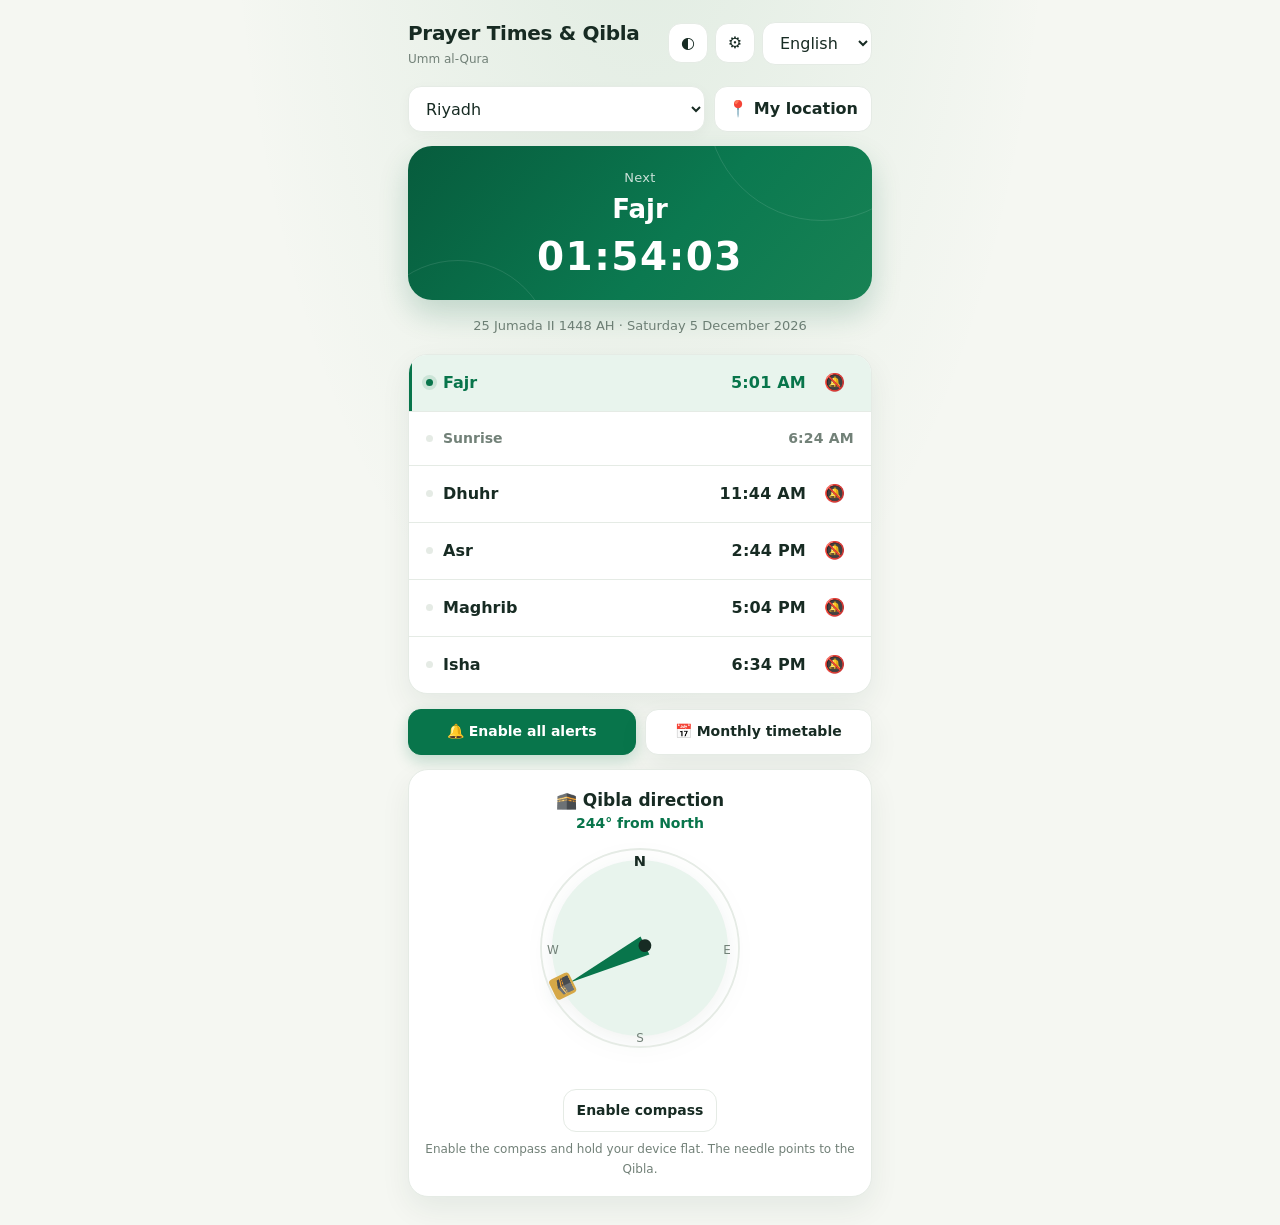
<file: app/src/main/assets/index.html>
<!DOCTYPE html>
<html lang="ar" dir="rtl">
<head>
<meta charset="utf-8">
<meta name="viewport" content="width=device-width, initial-scale=1, viewport-fit=cover">
<meta http-equiv="Content-Security-Policy" content="default-src 'none'; script-src 'self'; style-src 'self'; img-src 'self' data:; media-src 'self'; connect-src 'none'; object-src 'none'; base-uri 'none'; form-action 'none'">
<meta name="color-scheme" content="light dark">
<meta name="theme-color" id="themeColor" content="#f5f7f2">
<title>مواقيت الصلاة والقبلة · Prayer Times &amp; Qibla</title>
<link rel="stylesheet" href="style.css">
</head>
<body>
<main>
  <header class="topbar">
    <div class="brand">
      <h1 id="title"></h1>
      <p class="subtitle" id="subtitle"></p>
    </div>
    <div class="tools">
      <button id="themeBtn" class="icon-btn" type="button">◐</button>
      <button id="settingsBtn" class="icon-btn" type="button">⚙</button>
      <select id="langSelect"></select>
    </div>
  </header>

  <div class="row location-row">
    <select id="citySelect"></select>
    <button id="gpsBtn" type="button"></button>
  </div>

  <section class="hero">
    <small id="nextLabel"></small>
    <div class="hero-name" id="nextName"></div>
    <div class="hero-countdown" id="countdown" role="timer">--:--:--</div>
  </section>

  <div class="dates" id="dates"></div>

  <section class="perm card" id="permCard" hidden>
    <div class="perm-head">
      <strong id="permTitle"></strong>
    </div>
    <div class="perm-row" id="permNotifRow">
      <span id="permNotifLabel"></span>
      <span class="perm-state" id="permNotifState"></span>
      <button class="mini" id="permNotifBtn" type="button"></button>
    </div>
    <div class="perm-row" id="permExactRow">
      <span id="permExactLabel"></span>
      <span class="perm-state" id="permExactState"></span>
      <button class="mini" id="permExactBtn" type="button"></button>
    </div>
    <div class="perm-row" id="permBatteryRow">
      <span id="permBatteryLabel"></span>
      <span class="perm-state" id="permBatteryState"></span>
      <button class="mini" id="permBatteryBtn" type="button"></button>
    </div>
  </section>

  <section class="list" id="prayerList" aria-label="Prayer times"></section>

  <div class="row actions-row">
    <button id="alertBtn" type="button"></button>
    <button id="monthBtn" type="button"></button>
  </div>

  <section class="month card" id="month" hidden>
    <div class="month-head">
      <button class="icon-btn" id="monthPrev" type="button">‹</button>
      <div class="month-label" id="monthLabel"></div>
      <button class="icon-btn" id="monthNext" type="button">›</button>
    </div>
    <div class="month-scroll">
      <table id="monthTable"></table>
    </div>
  </section>

  <section class="qibla card">
    <h2 id="qiblaTitle"></h2>
    <div class="deg" id="qiblaDeg"></div>
    <svg viewBox="0 0 240 240" role="img" id="qiblaSvg">
      <g id="dial">
        <circle cx="120" cy="120" r="108" fill="none" stroke="var(--line)" stroke-width="2"/>
        <circle cx="120" cy="120" r="96" fill="var(--accent2)" stroke="none"/>
        <text x="120" y="30" text-anchor="middle" font-size="16" font-weight="700" fill="var(--text)">N</text>
        <text x="215" y="126" text-anchor="middle" font-size="13" fill="var(--muted)">E</text>
        <text x="120" y="222" text-anchor="middle" font-size="13" fill="var(--muted)">S</text>
        <text x="25" y="126" text-anchor="middle" font-size="13" fill="var(--muted)">W</text>
      </g>
      <g id="needle">
        <polygon points="120,34 109,126 131,126" fill="var(--accent)"/>
        <rect x="108" y="14" width="24" height="24" rx="4" fill="var(--gold)"/>
        <text x="120" y="32" text-anchor="middle" font-size="16" fill="#fff">🕋</text>
        <circle cx="120" cy="126" r="7" fill="var(--text)"/>
      </g>
    </svg>
    <div class="compass-meta" id="compassState"></div>
    <button id="compassBtn" type="button"></button>
    <p class="note" id="qiblaNote"></p>
  </section>
</main>

<div class="sheet" id="settingsSheet" hidden>
  <div class="sheet-backdrop" id="settingsBackdrop"></div>
  <section class="sheet-card" role="dialog" aria-modal="true" aria-labelledby="settingsTitle">
    <div class="sheet-head">
      <h2 id="settingsTitle"></h2>
      <button class="icon-btn" id="settingsClose" type="button">✕</button>
    </div>
    <label class="field">
      <span id="methodLabel"></span>
      <select id="methodSelect"></select>
    </label>
    <label class="field">
      <span id="asrLabel"></span>
      <select id="asrSelect"></select>
    </label>
    <label class="field">
      <span id="highLatLabel"></span>
      <select id="highLatSelect"></select>
    </label>
    <label class="field">
      <span id="timeFormatLabel"></span>
      <select id="timeFormatSelect"></select>
    </label>
    <p class="note" id="settingsNote"></p>
  </section>
</div>

<div class="toast" id="toast" role="status" aria-live="polite" hidden></div>

<script src="app.js"></script>
</body>
</html>
</file>
<file: app/src/main/assets/style.css>
:root {
  --bg: #f5f7f2;
  --card: #ffffff;
  --text: #172b23;
  --muted: #728178;
  --accent: #08754b;
  --accent-strong: #075c3d;
  --accent2: #e8f4ed;
  --line: #e5ebe5;
  --gold: #d6a847;
  --shadow: 0 12px 30px rgba(21, 52, 37, .07);
  --danger: #a8462f;
  color-scheme: light;
  box-sizing: border-box;
}

@media (prefers-color-scheme: dark) {
  :root:not([data-theme="light"]) {
    --bg: #0c1511;
    --card: #15221b;
    --text: #edf4ee;
    --muted: #9aaca0;
    --accent: #5ad19a;
    --accent-strong: #2f9568;
    --accent2: #1d3528;
    --line: #2a3a30;
    --gold: #e4bd69;
    --shadow: 0 14px 36px rgba(0, 0, 0, .2);
    --danger: #f0997f;
    color-scheme: dark;
  }
}

:root[data-theme="dark"] {
  --bg: #0c1511;
  --card: #15221b;
  --text: #edf4ee;
  --muted: #9aaca0;
  --accent: #5ad19a;
  --accent-strong: #2f9568;
  --accent2: #1d3528;
  --line: #2a3a30;
  --gold: #e4bd69;
  --shadow: 0 14px 36px rgba(0, 0, 0, .2);
  --danger: #f0997f;
  color-scheme: dark;
}

:root[data-theme="light"] {
  color-scheme: light;
}

*,
*::before,
*::after {
  box-sizing: border-box;
}

html {
  -webkit-text-size-adjust: 100%;
}

body {
  margin: 0;
  min-height: 100vh;
  min-height: 100dvh;
  background:
    radial-gradient(ellipse at 50% -18%, rgba(73, 155, 106, .13), transparent 46%),
    var(--bg);
  color: var(--text);
  font-family: "Segoe UI", Tahoma, "Noto Naskh Arabic", "Geeza Pro", system-ui, sans-serif;
  line-height: 1.5;
  overflow-x: hidden;
}

body.sheet-open {
  overflow: hidden;
}

main {
  max-width: 500px;
  margin: 0 auto;
  padding: 18px 18px 28px;
}

h1,
h2,
p {
  margin: 0;
}

.topbar {
  display: flex;
  justify-content: space-between;
  align-items: center;
  gap: 12px;
  margin-bottom: 18px;
}

.brand {
  min-width: 0;
}

.brand h1 {
  font-size: 20px;
  letter-spacing: -.3px;
  font-weight: 750;
}

.subtitle {
  font-size: 12px;
  color: var(--muted);
  margin-top: 2px;
  overflow: hidden;
  text-overflow: ellipsis;
  white-space: nowrap;
}

.tools {
  display: flex;
  gap: 7px;
  align-items: center;
  flex: 0 0 auto;
}

.tools select {
  max-width: 110px;
}

button,
select {
  font: inherit;
  color: var(--text);
  background: var(--card);
  border: 1px solid var(--line);
  border-radius: 13px;
  padding: 10px 13px;
  transition: transform .16s ease, border-color .16s ease, background .16s ease;
}

button {
  cursor: pointer;
  -webkit-tap-highlight-color: transparent;
}

button:active {
  transform: scale(.97);
}

button:disabled {
  opacity: .55;
  cursor: default;
}

button:focus-visible,
select:focus-visible {
  outline: 3px solid rgba(8, 117, 75, .32);
  outline-offset: 2px;
}

.icon-btn {
  width: 40px;
  height: 40px;
  padding: 0;
  border-radius: 13px;
  font-size: 16px;
  display: inline-flex;
  align-items: center;
  justify-content: center;
  flex: 0 0 auto;
}

.row {
  display: flex;
  gap: 9px;
  margin-bottom: 14px;
}

.row select {
  flex: 1;
  min-width: 0;
  box-shadow: 0 4px 14px rgba(20, 50, 35, .035);
}

.location-row #gpsBtn {
  white-space: nowrap;
  font-weight: 650;
}

.hero {
  position: relative;
  overflow: hidden;
  background: linear-gradient(132deg, var(--accent-strong) 0%, #0b7950 58%, #188254 100%);
  color: #fff;
  border-radius: 24px;
  padding: 22px 20px 20px;
  text-align: center;
  margin-bottom: 12px;
  box-shadow: 0 14px 30px rgba(8, 102, 65, .2);
}

.hero::before,
.hero::after {
  content: "";
  position: absolute;
  border: 1px solid rgba(255, 255, 255, .11);
  border-radius: 50%;
  pointer-events: none;
}

.hero::before {
  width: 230px;
  height: 230px;
  top: -155px;
  inset-inline-end: -65px;
}

.hero::after {
  width: 190px;
  height: 190px;
  bottom: -150px;
  inset-inline-start: -45px;
}

.hero small {
  position: relative;
  display: block;
  opacity: .78;
  font-size: 13px;
  letter-spacing: .3px;
}

.hero-name {
  position: relative;
  font-size: 26px;
  font-weight: 700;
  margin-top: 2px;
}

.hero-countdown {
  position: relative;
  font-size: 39px;
  line-height: 1.2;
  font-weight: 750;
  font-variant-numeric: tabular-nums;
  letter-spacing: 1.5px;
  margin-top: 5px;
}

.dates {
  text-align: center;
  color: var(--muted);
  font-size: 13px;
  margin: 0 auto 14px;
  padding: 4px 10px;
  width: fit-content;
  max-width: 100%;
  border-radius: 30px;
}

.card {
  background: var(--card);
  border: 1px solid var(--line);
  box-shadow: var(--shadow);
}

.perm {
  border-radius: 17px;
  padding: 12px 14px 6px;
  margin-bottom: 14px;
}

.perm-head {
  font-size: 13px;
  color: var(--danger);
  padding-bottom: 6px;
}

.perm-row {
  display: grid;
  grid-template-columns: minmax(0, 1fr) auto auto;
  align-items: center;
  gap: 10px;
  min-height: 38px;
  border-top: 1px solid var(--line);
  font-size: 13px;
}

.perm-row:first-of-type {
  border-top: 0;
}

.perm-state {
  font-size: 12px;
  font-weight: 650;
  color: var(--danger);
  white-space: nowrap;
}

.perm-row.ok .perm-state {
  color: var(--accent);
}

.perm-row.ok .mini {
  display: none;
}

.mini {
  padding: 5px 9px;
  border-radius: 9px;
  font-size: 12px;
  font-weight: 650;
  min-height: 30px;
}

.list {
  background: var(--card);
  border: 1px solid var(--line);
  border-radius: 19px;
  overflow: hidden;
  margin-bottom: 15px;
  box-shadow: var(--shadow);
}

.p {
  position: relative;
  display: grid;
  grid-template-columns: minmax(0, 1fr) auto 40px;
  align-items: center;
  gap: 8px;
  min-height: 54px;
  padding: 11px 17px;
  border-bottom: 1px solid var(--line);
  font-size: 16px;
  transition: background .18s ease, color .18s ease;
}

.p:last-child {
  border-bottom: 0;
}

.p.no-alert {
  grid-template-columns: minmax(0, 1fr) auto;
}

.p-name {
  display: flex;
  align-items: center;
  gap: 10px;
  font-weight: 570;
  min-width: 0;
}

.p-name::before {
  content: "";
  width: 7px;
  height: 7px;
  flex: 0 0 7px;
  border-radius: 50%;
  background: var(--line);
}

.p-time {
  font-variant-numeric: tabular-nums;
  font-weight: 650;
  letter-spacing: .2px;
  white-space: nowrap;
}

.p.next {
  background: var(--accent2);
  color: var(--accent);
  box-shadow: inset 3px 0 var(--accent);
}

[dir="rtl"] .p.next {
  box-shadow: inset -3px 0 var(--accent);
}

.p.next .p-name::before {
  background: var(--accent);
  box-shadow: 0 0 0 4px rgba(8, 117, 75, .13);
}

.p.sunrise {
  color: var(--muted);
  font-size: 14px;
}

.p.sunrise .p-time {
  font-weight: 550;
}

.prayer-alert {
  border: 0;
  background: transparent;
  color: var(--muted);
  padding: 5px 7px;
  border-radius: 9px;
  font-size: 17px;
  line-height: 1;
  min-width: 36px;
  min-height: 34px;
}

.prayer-alert[aria-pressed="true"] {
  color: var(--accent);
  background: var(--accent2);
}

.prayer-alert[hidden] {
  display: none;
}

.actions-row #alertBtn,
.actions-row #monthBtn {
  flex: 1;
  font-size: 14px;
  font-weight: 650;
  min-height: 46px;
}

.actions-row #alertBtn {
  background: var(--accent);
  border-color: var(--accent);
  color: #fff;
  box-shadow: 0 6px 15px rgba(8, 117, 75, .22);
}

.actions-row #alertBtn:active {
  filter: brightness(.92);
}

.actions-row #monthBtn {
  box-shadow: var(--shadow);
}

.month {
  margin-top: 2px;
  margin-bottom: 15px;
  border-radius: 19px;
  overflow: hidden;
}

.month-head {
  display: flex;
  align-items: center;
  justify-content: space-between;
  gap: 8px;
  padding: 8px 10px;
  border-bottom: 1px solid var(--line);
}

.month-label {
  font-size: 14px;
  font-weight: 700;
}

.month-scroll {
  overflow-x: auto;
  -webkit-overflow-scrolling: touch;
}

.month table {
  min-width: 620px;
}

.qibla {
  position: relative;
  border-radius: 20px;
  padding: 18px 16px 16px;
  text-align: center;
  overflow: hidden;
}

.qibla h2 {
  font-size: 17px;
  font-weight: 720;
}

.deg {
  color: var(--accent);
  font-size: 14px;
  font-weight: 650;
  margin-bottom: 4px;
}

.qibla svg {
  width: 220px;
  max-width: 100%;
  height: auto;
  direction: ltr;
  filter: drop-shadow(0 5px 8px rgba(20, 50, 35, .06));
}

.compass-meta {
  min-height: 18px;
  color: var(--muted);
  font-size: 12px;
  margin-bottom: 6px;
}

#compassBtn {
  font-size: 14px;
  font-weight: 650;
  min-height: 42px;
}

table {
  width: 100%;
  border-collapse: collapse;
  font-size: 13px;
  text-align: center;
}

th,
td {
  padding: 9px 7px;
  border-bottom: 1px solid var(--line);
  white-space: nowrap;
}

th {
  color: var(--muted);
  font-weight: 650;
  background: var(--card);
}

tr.today {
  background: var(--accent2);
  font-weight: 700;
}

.note {
  color: var(--muted);
  font-size: 12px;
  margin-top: 8px;
  line-height: 1.65;
}

.sheet {
  position: fixed;
  inset: 0;
  z-index: 20;
  display: flex;
  align-items: flex-end;
  justify-content: center;
}

.sheet[hidden] {
  display: none;
}

.sheet-backdrop {
  position: absolute;
  inset: 0;
  background: rgba(4, 20, 12, .42);
}

.sheet-card {
  position: relative;
  width: 100%;
  max-width: 500px;
  max-height: 88vh;
  overflow-y: auto;
  background: var(--card);
  color: var(--text);
  border-radius: 22px 22px 0 0;
  padding: 18px 18px calc(18px + env(safe-area-inset-bottom, 0px));
  box-shadow: 0 -14px 40px rgba(0, 0, 0, .2);
}

.sheet-head {
  display: flex;
  align-items: center;
  justify-content: space-between;
  gap: 12px;
  margin-bottom: 12px;
}

.sheet-head h2 {
  font-size: 18px;
  font-weight: 750;
}

.field {
  display: flex;
  flex-direction: column;
  gap: 6px;
  margin-bottom: 13px;
  font-size: 13px;
  font-weight: 650;
  color: var(--muted);
}

.field select {
  width: 100%;
  color: var(--text);
  font-size: 15px;
  font-weight: 500;
}

.toast {
  position: fixed;
  left: 12px;
  right: 12px;
  bottom: calc(14px + env(safe-area-inset-bottom, 0px));
  z-index: 30;
  margin: 0 auto;
  max-width: 440px;
  background: var(--accent);
  color: #fff;
  padding: 13px 15px;
  border-radius: 14px;
  text-align: center;
  font-weight: 700;
  box-shadow: 0 10px 30px rgba(0, 0, 0, .24);
  cursor: pointer;
}

.toast[hidden] {
  display: none;
}

@media (max-width: 360px) {
  main {
    padding: 15px 12px 22px;
  }

  .hero {
    padding: 19px 15px;
  }

  .hero-countdown {
    font-size: 34px;
  }

  .p {
    padding-inline: 13px;
    font-size: 15px;
  }

  .tools select {
    max-width: 88px;
  }
}

@media (prefers-reduced-motion: reduce) {
  *,
  *::before,
  *::after {
    transition: none !important;
    animation: none !important;
    scroll-behavior: auto !important;
  }
}
</file>
